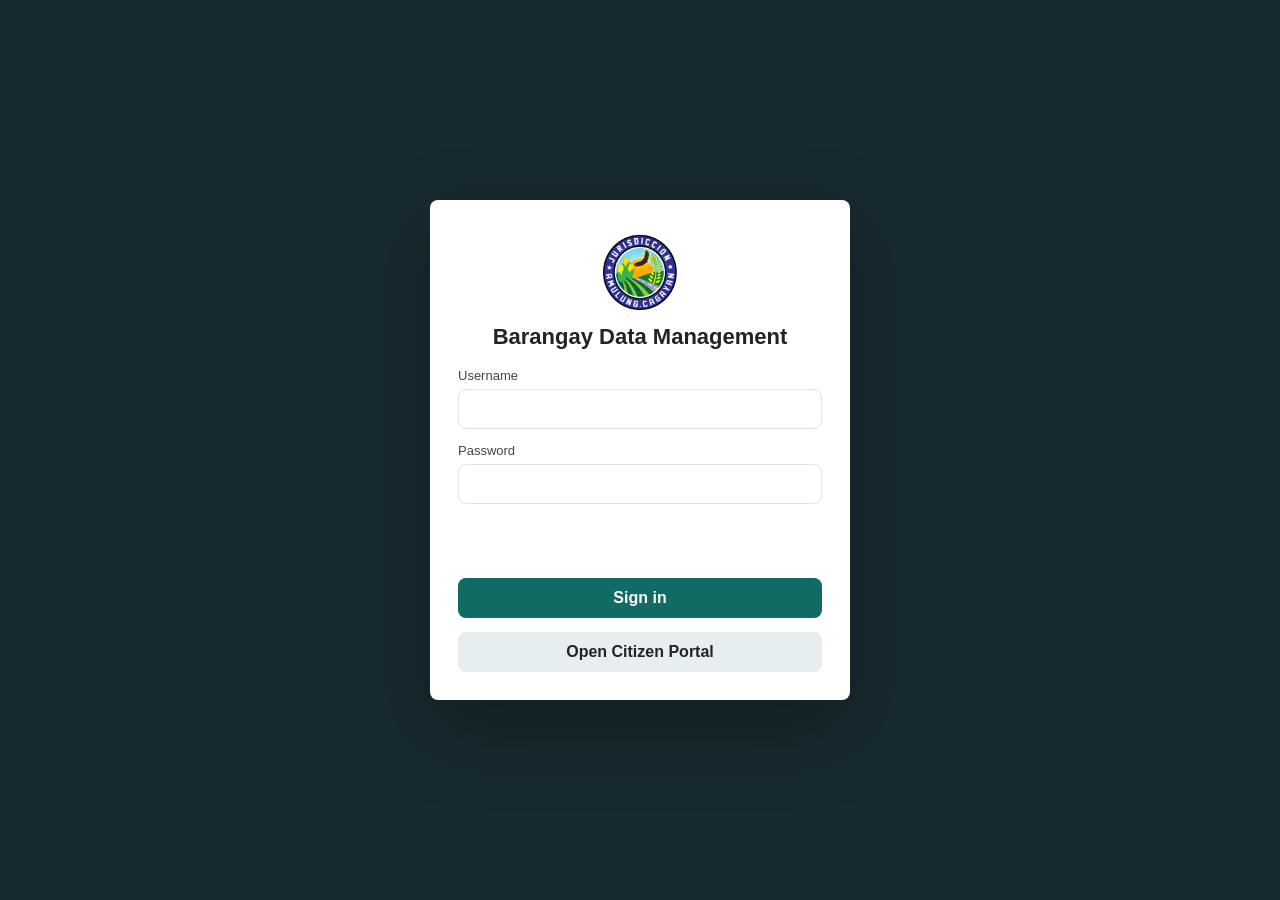
<file: index.html>
<!doctype html>
<html lang="en">
  <head>
    <meta charset="utf-8" />
    <meta name="viewport" content="width=device-width, initial-scale=1" />
    <title> -Jurisdiccion Barangay Data Management</title>
    <link rel="stylesheet" href="styles.css" />
    <link rel="preconnect" href="https://fonts.googleapis.com">
    <link rel="preconnect" href="https://fonts.gstatic.com" crossorigin>
    <link href="https://fonts.googleapis.com/css2?family=Outfit:wght@300;400;500;600;700;800&display=swap" rel="stylesheet">
  </head>
  <body class="locked">
    <div class="login-screen" id="loginScreen">
      <form id="entryLoginForm" class="entry-login">
        <img src="barangay-logo.png" alt="Barangay logo" />
        <h1>Barangay Data Management</h1>
        <label>Username <input name="username" autocomplete="username" required /></label>
        <label>Password <input name="password" type="password" autocomplete="current-password" required /></label>
        <p class="login-message" id="entryLoginMessage"></p>
        <button class="button" type="submit">Sign in</button>
        <a class="link-button" href="citizen-portal.html" target="_blank" rel="noopener">Open Citizen Portal</a>
      </form>
    </div>
    <aside class="sidebar">
      <div class="brand">
        <div class="seal">
          <img src="barangay-logo.png" alt="Barangay logo" />
          <span>BD</span>
        </div>
        <div>
          <strong>Barangay Jurisdi Data</strong>
          <small>Management System</small>
        </div>
      </div>
      <nav class="nav" aria-label="Main">
        <button class="nav-item active" data-view="dashboard" title="Dashboard">⌂ <span>Dashboard</span></button>
        <button class="nav-item" data-view="residents" title="Residents">☷ <span>Residents</span></button>
        <button class="nav-item" data-view="households" title="Households">⌘ <span>Households</span></button>
        <button class="nav-item" data-view="certificates" title="Certificates">□ <span>Certificates</span></button>
        <button class="nav-item" data-view="blotter" title="Blotter">! <span>Blotter</span></button>
        <button class="nav-item" data-view="reports" title="Reports">▤ <span>Reports</span></button>
        <button class="nav-item" data-view="auditLogs" title="Audit Logs"># <span>Audit Logs</span></button>
        <button class="nav-item" data-view="broadcast" title="Broadcast Alert">! <span>Broadcast Alert</span></button>
        <button class="nav-item" data-view="portal" title="Portal Admin">+ <span>Portal Admin</span></button>
        <button class="nav-item" data-view="portalRequests" title="Requests">✓ <span>Requests</span></button>
      </nav>
      <div class="sidebar-foot">
        <span class="status-dot"></span>
        <span>JURISDICCION</span>
      </div>
    </aside>

    <main class="app">
      <header class="topbar">
        <div>
          <p class="eyebrow">Barangay Jurisdiccion Amulung Cagayan</p>
          <h1 id="pageTitle">Dashboard</h1>
        </div>
        <div class="top-actions">
          <a class="button secondary" href="citizen-portal.html" target="_blank" rel="noopener">Citizen Portal</a>
          <button class="icon-button" id="printBtn" title="Print current view">⎙</button>
          <button class="button secondary" id="exportBtn">Export CSV</button>
          <button class="button secondary" id="loginBtn">Login</button>
          <button class="button" id="primaryAction">Add resident</button>
        </div>
      </header>

      <section class="view active" id="dashboard">
        <div class="stats-grid">
          <article class="stat-card">
            <span>Total residents</span>
            <strong id="totalResidents">0</strong>
          </article>
          <article class="stat-card">
            <span>Households</span>
            <strong id="totalHouseholds">0</strong>
          </article>
          <article class="stat-card">
            <span>Senior citizens</span>
            <strong id="totalSeniors">0</strong>
          </article>
          <article class="stat-card">
            <span>Open blotter cases</span>
            <strong id="openCases">0</strong>
          </article>
        </div>

        <div class="dashboard-grid">
          <section class="panel">
            <div class="panel-head">
              <h2>Population by purok</h2>
            </div>
            <div id="purokBars" class="bar-list"></div>
          </section>
          <section class="panel">
            <div class="panel-head">
              <h2>Recent activity</h2>
            </div>
            <div id="activityList" class="activity-list"></div>
          </section>
        </div>
      </section>

      <section class="view" id="residents">
        <div class="toolbar">
          <label class="search-box">
            <span>Search</span>
            <input id="residentSearch" type="search" placeholder="Name, address, purok, status" />
          </label>
          <select id="residentFilter">
            <option value="all">All residents</option>
            <option value="voter">Registered voters</option>
            <option value="senior">Senior citizens</option>
            <option value="pwd">PWD</option>
            <option value="farmer">Farmers</option>
            <option value="minor">Minors</option>
          </select>
        </div>
        <div class="table-wrap">
          <table>
            <thead>
              <tr>
                <th>Name</th>
                <th>Age</th>
                <th>Address</th>
                <th>Purok</th>
                <th>Status</th>
                <th>Tags</th>
                <th>Actions</th>
              </tr>
            </thead>
            <tbody id="residentRows"></tbody>
          </table>
        </div>
      </section>

      <section class="view" id="households">
        <div class="toolbar">
          <label class="search-box">
            <span>Search</span>
            <input id="householdSearch" type="search" placeholder="Household head, address, purok" />
          </label>
          <button class="button secondary" id="addHouseholdBtn">Add household</button>
        </div>
        <div id="householdGrid" class="card-grid"></div>
      </section>

      <section class="view" id="certificates">
        <div class="split">
          <form class="panel form-panel" id="certificateForm">
            <div class="panel-head">
              <h2>Prepare certificate</h2>
            </div>
            <label>
              Search name
              <div class="search-action">
                <input id="certificateNameSearch" type="search" placeholder="Type resident name" />
                <button class="button secondary" id="certificateSearchBtn" type="button">Search</button>
              </div>
            </label>
            <label>
              Resident
              <select id="certificateResident"></select>
            </label>
            <label>
              Certificate type
              <select id="certificateType">
                <option value="Brgy. Clearance.docx">Barangay Clearance</option>
                <option value="Brgy. Residency.docx">Certificate of Residency</option>
                <option value="INDIGENCY SAMPLE.docx">Barangay Indigency</option>
                <option value="LOW INCOME SAMPLE.docx">Certificate of Low Income</option>
                <option value="GOOD MORAL SAMPLE.docx">Barangay Good Moral</option>
                <option value="GOOD MORAL SAMPLE (1).docx">Barangay Good Moral (Alternate File)</option>
                <option value="RSBSA CERTIFCATION SAMPLE.docx">Certification (RSBSA)</option>
                <option value="FJS SAMPLE.docx">Barangay Certification (First Time Jobseekers)</option>
                <option value="Cert. Oneness.docx">Certificate of Oneness</option>
                <option value="Bussiness Closure.docx">Barangay Certification (Business Closure)</option>
              </select>
            </label>
            <label>
              Purpose
              <input id="certificatePurpose" value="Employment requirement" />
            </label>
            <div class="form-actions">
              <button class="button" type="submit">Update preview</button>
              <button class="button secondary" id="printCertificateBtn" type="button">Print certificate</button>
            </div>
          </form>
          <article class="certificate-preview" id="certificatePreview">
            <div class="cert-logo-row">
              <img class="cert-logo" src="municipal-logo.jpeg" alt="Municipal logo" />
              <img class="cert-logo" src="barangay-logo.png" alt="Barangay logo" />
            </div>
            <p>Republic of the Philippines</p>
            <h2>Barangay Jurisdiccion</h2>
            <h3>Certificate Preview</h3>
            <p>Select a resident and certificate type to show the official paper here.</p>
          </article>
        </div>
      </section>

      <section class="view" id="blotter">
        <div class="toolbar">
          <label class="search-box">
            <span>Search</span>
            <input id="caseSearch" type="search" placeholder="Case number, complainant, respondent" />
          </label>
          <button class="button secondary" id="addCaseBtn">Add case</button>
        </div>
        <div id="caseList" class="case-list"></div>
      </section>

      <section class="view" id="broadcast">
        <div class="alert-type-grid">
          <article class="alert-type-card active" data-alert-type="Barangay Announcement Blast">
            <span>Barangay Broadcast Alert</span>
            <h2>Barangay Announcement Blast</h2>
            <p>Send official barangay updates to all residents.</p>
          </article>
          <article class="alert-type-card" data-alert-type="Weather Alert">
            <span>Barangay Broadcast Alert</span>
            <h2>Weather Alert</h2>
            <p>Warn residents about rain, flooding, heat, and storm conditions.</p>
          </article>
          <article class="alert-type-card" data-alert-type="Earthquake Alert">
            <span>Barangay Broadcast Alert</span>
            <h2>Earthquake Alert</h2>
            <p>Share safety instructions and evacuation notices after tremors.</p>
          </article>
          <article class="alert-type-card" data-alert-type="Emergency Notification">
            <span>Barangay Broadcast Alert</span>
            <h2>Emergency Notification</h2>
            <p>Issue urgent safety instructions for fire, health, security, or rescue events.</p>
          </article>
        </div>

        <div class="broadcast-grid">
          <form class="panel form-panel" id="broadcastForm">
            <div class="panel-head">
              <h2>Scheduled announcement</h2>
            </div>
            <label>
              Alert type
              <select id="broadcastType" name="type">
                <option>Barangay Announcement Blast</option>
                <option>Weather Alert</option>
                <option>Earthquake Alert</option>
                <option>Emergency Notification</option>
              </select>
            </label>
            <label>
              Title
              <input name="title" placeholder="Example: Road clearing schedule" required />
            </label>
            <label>
              Message
              <textarea name="message" rows="5" placeholder="Type the announcement details residents should receive." required></textarea>
            </label>
            <div class="form-grid">
              <label>
                Schedule date
                <input name="date" type="date" required />
              </label>
              <label>
                Schedule time
                <input name="time" type="time" required />
              </label>
            </div>
            <label>
              Audience
              <select name="audience">
                <option>All residents</option>
                <option>All puroks</option>
                <option>Purok 1</option>
                <option>Purok 2</option>
                <option>Purok 3</option>
                <option>Purok 4</option>
                <option>Senior citizens</option>
                <option>PWD residents</option>
              </select>
            </label>
            <div class="form-actions">
              <button class="button" type="submit">Schedule announcement</button>
              <button class="button secondary" id="clearBroadcastForm" type="button">Clear</button>
            </div>
          </form>

          <section class="panel">
            <div class="panel-head">
              <h2>Broadcast queue</h2>
              <span class="tag gold" id="scheduledCount">0 scheduled</span>
            </div>
            <div id="broadcastList" class="broadcast-list"></div>
          </section>
        </div>
      </section>

      <section class="view" id="portal">
        <div class="portal-grid">
          <form class="panel portal-form" id="citizenRegistrationForm">
            <div class="panel-head">
              <h2>Citizen registration</h2>
              <span class="tag gold">Pending after submit</span>
            </div>

            <fieldset>
              <legend>Account information</legend>
              <div class="form-grid">
                <label>First name <input name="firstName" required /></label>
                <label>Middle name <input name="middleName" /></label>
                <label>Last name <input name="lastName" required /></label>
                <label>Email address <input name="email" type="email" required /></label>
                <label>Mobile number <input name="contact" required placeholder="09XX XXX XXXX" /></label>
                <label>Password <input name="password" type="password" required minlength="6" /></label>
                <label>Confirm password <input name="confirmPassword" type="password" required minlength="6" /></label>
              </div>
            </fieldset>

            <fieldset>
              <legend>Personal information</legend>
              <div class="form-grid">
                <label>Birthdate <input id="portalBirthdate" name="birthdate" type="date" required /></label>
                <label>Age <input id="portalAge" readonly placeholder="Auto-calculated" /></label>
                <label>Sex
                  <select name="sex" required>
                    <option value="">Select sex</option>
                    <option>Female</option>
                    <option>Male</option>
                  </select>
                </label>
                <label>Civil status
                  <select name="civilStatus" required>
                    <option>Single</option>
                    <option>Married</option>
                    <option>Widowed</option>
                    <option>Separated</option>
                  </select>
                </label>
                <label>Nationality <input name="nationality" value="Filipino" required /></label>
                <label>Occupation <input name="occupation" required /></label>
                <label>Religion <input name="religion" placeholder="Optional" /></label>
              </div>
            </fieldset>

            <fieldset>
              <legend>Address</legend>
              <div class="form-grid">
                <label>House no. <input name="houseNo" required /></label>
                <label>Street <input name="street" required /></label>
                <label>Purok <input name="purok" required /></label>
                <label>Barangay <input name="barangay" value="Jurisdiccion" readonly /></label>
                <label>Municipality <input name="municipality" value="Amulung" readonly /></label>
                <label>Province <input name="province" value="Cagayan" readonly /></label>
              </div>
            </fieldset>

            <fieldset>
              <legend>Identification</legend>
              <div class="form-grid">
                <label>Upload valid ID <input name="validId" type="file" accept="image/*,.pdf" required /></label>
                <label>Selfie with ID <input name="selfieId" type="file" accept="image/*" /></label>
                <label>Voter status
                  <select name="voterStatus">
                    <option>Registered voter</option>
                    <option>Not registered</option>
                  </select>
                </label>
                <label>Voter ID number <input name="voterId" placeholder="Optional" /></label>
              </div>
            </fieldset>

            <fieldset>
              <legend>Family information</legend>
              <div class="form-grid">
                <label>Household head <input name="householdHead" required /></label>
                <label>Relationship to household head <input name="relationshipToHead" required /></label>
                <label>Number of family members <input name="familyMembers" type="number" min="1" value="1" required /></label>
              </div>
            </fieldset>

            <fieldset>
              <legend>Special categories</legend>
              <div class="checks">
                <label><input type="checkbox" name="senior" /> Senior Citizen</label>
                <label><input type="checkbox" name="pwd" /> Person with Disability (PWD)</label>
                <label><input type="checkbox" name="soloParent" /> Solo Parent</label>
                <label><input type="checkbox" name="farmer" /> Farmer</label>
                <label><input type="checkbox" name="fisherfolk" /> Fisherfolk</label>
                <label><input type="checkbox" name="student" /> Student</label>
              </div>
            </fieldset>

            <fieldset>
              <legend>Emergency contact</legend>
              <div class="form-grid">
                <label>Contact person <input name="emergencyContact" required /></label>
                <label>Relationship <input name="emergencyRelationship" required /></label>
                <label>Contact number <input name="emergencyNumber" required /></label>
              </div>
            </fieldset>

            <p class="login-message" id="portalMessage"></p>
            <button class="button" type="submit">Register</button>
          </form>

          <section class="panel">
            <div class="panel-head">
              <h2>Admin verification queue</h2>
              <div class="queue-actions">
                <button class="small-button" id="refreshPortalQueue" type="button">Refresh Queue</button>
                <span class="tag gold" id="pendingRegistrationCount">0 pending</span>
              </div>
            </div>
            <div id="portalAdminQueue" class="portal-queue"></div>
          </section>

          <section class="panel citizen-services-panel">
            <div class="panel-head">
              <h2>Approved citizen services</h2>
              <span class="tag blue">Documents and tracking</span>
            </div>
            <form class="portal-form" id="citizenRequestForm">
              <label>Approved account email <input name="email" type="email" required placeholder="Use approved registration email" /></label>
              <label>Document request
                <select name="documentType">
                  <option>Barangay Clearance</option>
                  <option>Certificate of Residency</option>
                  <option>Barangay Indigency</option>
                  <option>Certificate of Low Income</option>
                  <option>Good Moral Certificate</option>
                </select>
              </label>
              <label>Purpose <input name="purpose" required placeholder="Employment, school, assistance, etc." /></label>
              <button class="button" type="submit">Submit document request</button>
            </form>
            <div id="citizenRequestList" class="portal-queue"></div>
          </section>
        </div>
      </section>

      <section class="view" id="portalRequests">
        <section class="panel">
          <div class="panel-head">
            <h2>Citizen certificate requests</h2>
            <div class="queue-actions">
              <button class="small-button" id="refreshPortalRequests" type="button">Refresh Requests</button>
              <span class="tag gold" id="portalRequestCount">0 requests</span>
            </div>
          </div>
          <div id="portalRequestList" class="portal-queue"></div>
        </section>
      </section>

      <section class="view" id="auditLogs">
        <section class="panel">
          <div class="panel-head">
            <h2>Audit logs</h2>
            <div class="queue-actions">
              <button class="small-button" id="refreshAuditLogs" type="button">Refresh Logs</button>
              <span class="tag gold" id="auditLogCount">0 logs</span>
            </div>
          </div>
          <div id="auditLogList" class="audit-log-list"></div>
        </section>
      </section>

      <section class="view" id="reports">
        <div class="report-grid">
          <section class="panel">
            <div class="panel-head">
              <h2>Demographics</h2>
            </div>
            <div id="demographicReport" class="report-list"></div>
          </section>
          <section class="panel">
            <div class="panel-head">
              <h2>Quick lists</h2>
            </div>
            <div id="quickLists" class="report-list"></div>
          </section>
        </div>
        <section class="mission-vision">
          <article class="mv-card mission-card">
            <div>
              <span class="mv-label">Mission</span>
              <h2>Active Citizenship</h2>
            </div>
            <p>To promote self-reliance by empowering citizenry through active participation in all barangay affairs.</p>
          </article>
          <article class="mv-card vision-card">
            <div>
              <span class="mv-label">Vision</span>
              <h2>Peaceful, Orderly, Safe</h2>
            </div>
            <p>As the main distributor of high quality of rice in the northern part of Amulung, with God-loving, respectful and hospitable residents living in a peaceful, orderly, and safe community supported by functional infrastructure facilities, living a sustainable economy led by matured and self-oriented leaders.</p>
          </article>
        </section>
      </section>
    </main>

    <dialog id="residentDialog">
      <form method="dialog" id="residentForm" class="dialog-form">
        <div class="dialog-head">
          <h2 id="residentDialogTitle">Add resident</h2>
          <button class="icon-button" value="cancel" title="Close">×</button>
        </div>
        <input type="hidden" name="id" />
        <div class="form-grid">
          <label>First name <input name="firstName" required /></label>
          <label>Middle name <input name="middleName" /></label>
          <label>Last name <input name="lastName" required /></label>
          <label>Birthdate <input name="birthdate" type="date" required /></label>
          <label>Civil status
            <select name="civilStatus">
              <option>Single</option>
              <option>Married</option>
              <option>Widowed</option>
              <option>Separated</option>
            </select>
          
          <label>Address <input name="address" required /></label>
          
          <label>Purok <input name="purok" required /></label>
          <label>Phone number <input name="contact" placeholder="09XX XXX XXXX" /></label>
          <label>Email <input name="email" type="email" placeholder="resident@example.com" /></label>
          <label>Household head <input name="householdHead" /></label>
        </div>
        <div class="checks">
          <label><input type="checkbox" name="voter" /> Voter</label>
          <label><input type="checkbox" name="pwd" /> PWD</label>
          <label><input type="checkbox" name="senior" /> Senior</label>
          <label><input type="checkbox" name="farmer" /> Farmer</label>
        </div>
        <menu>
          <button class="button secondary" value="cancel">Cancel</button>
          <button class="button" value="default">Save resident</button>
        </menu>
      </form>
    </dialog>

    <dialog id="loginDialog">
      <form method="dialog" id="loginForm" class="dialog-form login-form">
        <div class="dialog-head">
          <h2>Login</h2>
          <button class="icon-button" value="cancel" title="Close">×</button>
        </div>
        <label>Username <input name="username" autocomplete="username" required /></label>
        <label>Password <input name="password" type="password" autocomplete="current-password" required /></label>
        <p class="login-message" id="loginMessage"></p>
        <menu>
          <button class="button secondary" value="cancel">Cancel</button>
          <button class="button" value="default">Login</button>
        </menu>
      </form>
    </dialog>

    <dialog id="householdDialog">
      <form method="dialog" id="householdForm" class="dialog-form">
        <div class="dialog-head">
          <h2 id="householdDialogTitle">Add household</h2>
          <button class="icon-button" value="cancel" title="Close">×</button>
        </div>
        <input type="hidden" name="key" />
        <div class="form-grid">
          <label>Household head <input name="householdHead" required /></label>
          <label>Address <input name="address" required /></label>
          <label>Purok <input name="purok" required /></label>
        </div>
        <menu>
          <button class="button secondary" value="cancel">Cancel</button>
          <button class="button" value="default">Save household</button>
        </menu>
      </form>
    </dialog>

    <dialog id="caseDialog">
      <form method="dialog" id="caseForm" class="dialog-form">
        <div class="dialog-head">
          <h2 id="caseDialogTitle">Add blotter case</h2>
          <button class="icon-button" value="cancel" title="Close">×</button>
        </div>
        <input type="hidden" name="id" />
        <div class="form-grid">
          <label>Complainant <input name="complainant" required /></label>
          <label>Respondent <input name="respondent" required /></label>
          <label>Incident date <input name="date" type="date" required /></label>
          <label>Status
            <select name="status">
              <option>Open</option>
              <option>Mediation</option>
              <option>Resolved</option>
            </select>
          </label>
        </div>
        <label>Details <textarea name="details" rows="4" required></textarea></label>
        <menu>
          <button class="button secondary" value="cancel">Cancel</button>
          <button class="button" value="default">Save case</button>
        </menu>
      </form>
    </dialog>

    <script src="app.js"></script>
  </body>
</html>
</file>
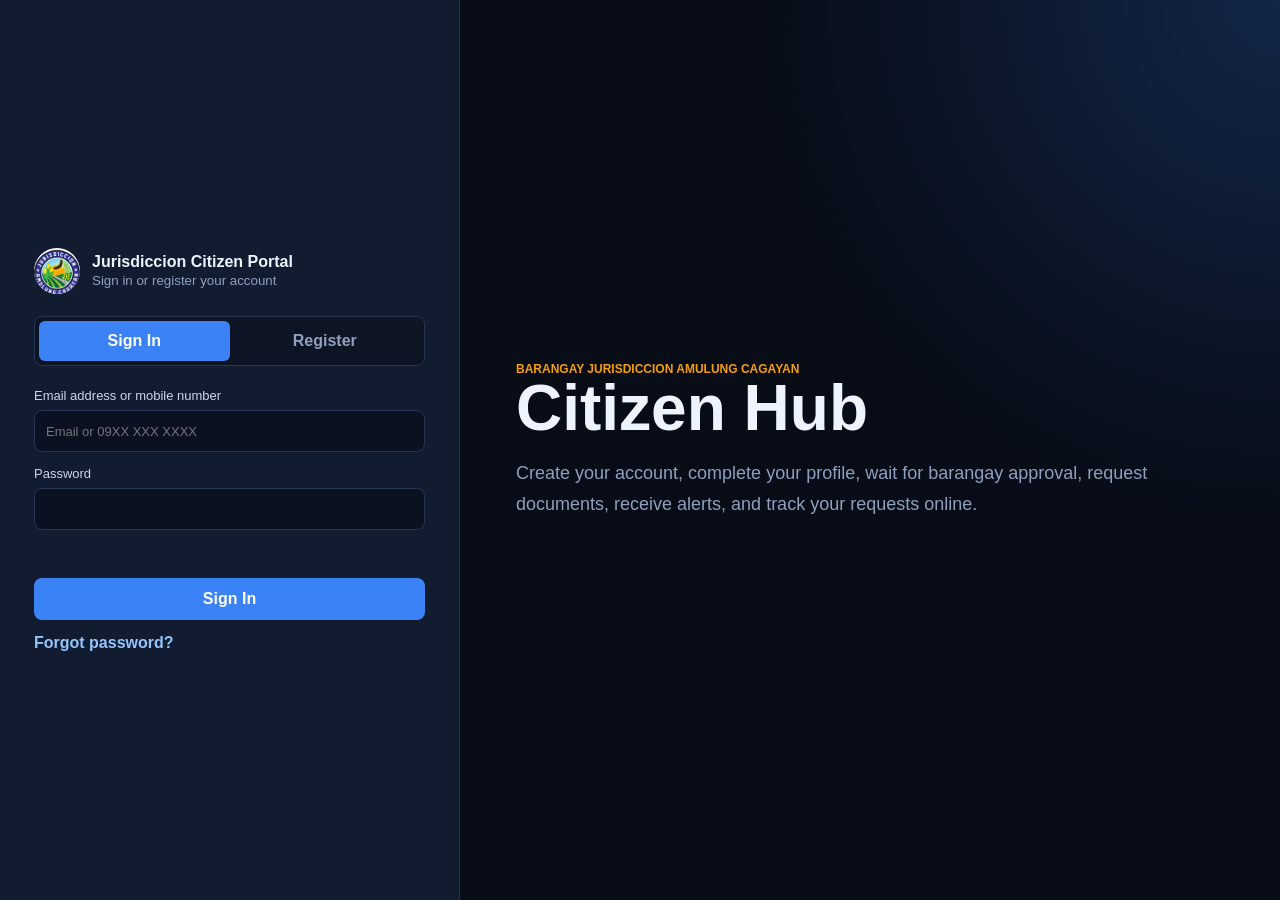
<file: citizen-portal.html>
<!doctype html>
<html lang="en">
  <head>
    <meta charset="utf-8" />
    <meta name="viewport" content="width=device-width, initial-scale=1" />
    <title>Jurisdiccion Citizen Portal</title>
    <style>
      :root {
        --bg: #070c16;
        --side: #121c31;
        --panel: #151f35;
        --panel-2: #0d1525;
        --line: #263554;
        --text: #edf4ff;
        --muted: #8ea0bf;
        --blue: #3b82f6;
        --blue-strong: #2563eb;
        --gold: #f59e0b;
        --green: #18c29c;
        --red: #ef4444;
      }

      * { box-sizing: border-box; }

      body {
        margin: 0;
        min-height: 100vh;
        background: var(--bg);
        color: var(--text);
        font-family: Arial, Helvetica, sans-serif;
      }

      button, input, select, textarea { font: inherit; }

      .auth-screen {
        min-height: 100vh;
        display: grid;
        grid-template-columns: minmax(320px, 460px) 1fr;
        background: radial-gradient(circle at top right, rgba(59, 130, 246, 0.22), transparent 34%), var(--bg);
      }

      .auth-panel {
        background: var(--side);
        border-right: 1px solid var(--line);
        padding: 34px;
        display: grid;
        align-content: center;
        gap: 22px;
      }

      .brand {
        display: flex;
        gap: 12px;
        align-items: center;
      }

      .brand img {
        width: 46px;
        height: 46px;
        border-radius: 50%;
        object-fit: cover;
        background: #fff;
      }

      .brand strong { display: block; }
      .brand small, .muted { color: var(--muted); }

      .auth-tabs {
        display: grid;
        grid-template-columns: 1fr 1fr;
        background: var(--panel-2);
        border: 1px solid var(--line);
        border-radius: 8px;
        padding: 4px;
      }

      .auth-tabs button {
        border: 0;
        border-radius: 6px;
        min-height: 40px;
        background: transparent;
        color: var(--muted);
        cursor: pointer;
        font-weight: 800;
      }

      .auth-tabs button.active {
        background: var(--blue);
        color: #fff;
      }

      .auth-form, .portal-form {
        display: grid;
        gap: 14px;
      }

      .auth-title {
        margin: 0 0 8px;
      }

      .auth-screen[hidden],
      .auth-form[hidden],
      .portal[hidden],
      .auth-tabs[hidden] {
        display: none;
      }

      label {
        display: grid;
        gap: 7px;
        color: #c9d6ee;
        font-size: 13px;
      }

      input, select, textarea {
        width: 100%;
        min-height: 42px;
        border: 1px solid var(--line);
        border-radius: 8px;
        background: #0a1120;
        color: var(--text);
        padding: 9px 11px;
      }

      textarea { min-height: 96px; resize: vertical; }

      fieldset {
        border: 1px solid var(--line);
        border-radius: 8px;
        display: grid;
        gap: 12px;
        margin: 0;
        padding: 14px;
      }

      legend {
        color: #dbe7ff;
        font-weight: 800;
        padding: 0 6px;
      }

      .form-grid {
        display: grid;
        grid-template-columns: repeat(2, minmax(0, 1fr));
        gap: 12px;
      }

      .checks {
        display: flex;
        flex-wrap: wrap;
        gap: 12px;
      }

      .checks label {
        display: flex;
        align-items: center;
        gap: 8px;
      }

      .checks input {
        width: auto;
        min-height: auto;
      }

      .button {
        border: 0;
        border-radius: 8px;
        min-height: 42px;
        padding: 0 16px;
        background: var(--blue);
        color: #fff;
        cursor: pointer;
        font-weight: 800;
      }

      .button.secondary {
        background: #22314f;
      }

      .text-button {
        border: 0;
        background: transparent;
        color: #93c5fd;
        cursor: pointer;
        font-weight: 800;
        justify-self: start;
        padding: 0;
      }

      .message {
        min-height: 20px;
        color: #fbbf24;
        margin: 0;
        font-size: 13px;
      }

      .auth-hero {
        padding: 56px;
        display: grid;
        align-content: center;
      }

      .auth-hero h1 {
        max-width: 760px;
        margin: 0;
        font-size: clamp(38px, 5vw, 68px);
        line-height: 1;
      }

      .auth-hero p {
        max-width: 640px;
        color: var(--muted);
        line-height: 1.7;
        font-size: 18px;
      }

      .portal {
        min-height: 100vh;
        display: grid;
        grid-template-columns: 260px 1fr;
      }

      .sidebar {
        background: var(--side);
        border-right: 1px solid var(--line);
        display: flex;
        flex-direction: column;
      }

      .sidebar .brand {
        padding: 28px 22px;
      }

      .nav {
        display: grid;
        gap: 8px;
        padding: 12px;
      }

      .nav button {
        border: 0;
        border-radius: 8px;
        min-height: 46px;
        background: transparent;
        color: #b7c6e2;
        cursor: pointer;
        text-align: left;
        padding: 0 16px;
        font-weight: 700;
      }

      .nav button.active, .nav button:hover {
        background: var(--blue);
        color: #fff;
      }

      .online {
        margin-top: auto;
        border-top: 1px solid var(--line);
        padding: 18px 22px;
        color: var(--muted);
        font-size: 13px;
      }

      .online::before {
        content: "";
        display: inline-block;
        width: 8px;
        height: 8px;
        border-radius: 50%;
        background: var(--green);
        margin-right: 8px;
      }

      .main {
        min-width: 0;
      }

      .topbar {
        min-height: 86px;
        border-bottom: 1px solid var(--line);
        display: flex;
        justify-content: space-between;
        align-items: center;
        padding: 0 28px;
      }

      .topbar h1 {
        margin: 4px 0 0;
        font-size: 24px;
      }

      .eyebrow {
        color: var(--gold);
        font-size: 12px;
        font-weight: 800;
        text-transform: uppercase;
      }

      .view {
        display: none;
        padding: 28px;
      }

      .view.active { display: block; }

      .hero {
        background: linear-gradient(135deg, #2255e6, #2b1b5f);
        border-radius: 14px;
        padding: 32px;
        margin-bottom: 22px;
      }

      .hero h2 { margin: 0 0 8px; }
      .hero p { color: #dbe7ff; margin: 0 0 20px; }

      .stats {
        display: grid;
        grid-template-columns: repeat(3, minmax(0, 1fr));
        gap: 16px;
        margin-bottom: 22px;
      }

      .card, .panel {
        background: var(--panel);
        border: 1px solid var(--line);
        border-radius: 8px;
        padding: 18px;
      }

      .card span, .meta {
        color: var(--muted);
        font-size: 13px;
      }

      .card strong {
        display: block;
        margin-top: 10px;
        font-size: 34px;
      }

      .grid-2 {
        display: grid;
        grid-template-columns: 1.2fr 0.8fr;
        gap: 16px;
      }

      .list {
        display: grid;
        gap: 12px;
      }

      .item {
        background: #0a1120;
        border: 1px solid var(--line);
        border-radius: 8px;
        padding: 14px;
      }

      .item header {
        display: flex;
        justify-content: space-between;
        gap: 12px;
      }

      .item h3 { margin: 0 0 6px; }

      .tag {
        border-radius: 999px;
        display: inline-flex;
        width: fit-content;
        padding: 4px 8px;
        background: #1d2b48;
        color: #cfe0ff;
        font-size: 12px;
        font-weight: 800;
      }

      .tag.gold { color: #fbbf24; }
      .tag.green { color: var(--green); }
      .tag.red { color: #fca5a5; }

      .request-panel {
        max-width: 640px;
        margin: 0 auto;
      }

      .payment-summary {
        border: 1px solid var(--line);
        border-radius: 8px;
        background: #0a1120;
        display: grid;
        gap: 4px;
        padding: 14px;
      }

      .payment-summary span,
      .payment-summary small {
        color: var(--muted);
      }

      .payment-summary strong {
        font-size: 26px;
      }

      .gcash-panel {
        border: 1px solid #2255e6;
        border-radius: 8px;
        background: #0a1120;
        display: grid;
        grid-template-columns: 1fr 230px;
        gap: 16px;
        align-items: center;
        padding: 14px;
      }

      .gcash-panel[hidden] {
        display: none;
      }

      .gcash-panel p {
        margin-bottom: 0;
      }

      .gcash-panel img {
        width: 230px;
        height: 230px;
        border-radius: 8px;
        background: #fff;
        object-fit: cover;
        object-position: center 31%;
      }

      @media (max-width: 900px) {
        .auth-screen, .portal, .grid-2 {
          grid-template-columns: 1fr;
        }

        .auth-hero { display: none; }

        .sidebar {
          min-height: auto;
        }

        .stats, .form-grid {
          grid-template-columns: 1fr;
        }

        .gcash-panel {
          grid-template-columns: 1fr;
        }
      }
    </style>
  </head>
  <body>
    <section class="auth-screen" id="authScreen">
      <div class="auth-panel">
        <div class="brand">
          <img src="barangay-logo.png" alt="Barangay logo" />
          <div>
            <strong>Jurisdiccion Citizen Portal</strong>
            <small>Sign in or register your account</small>
          </div>
        </div>
        <div class="auth-tabs">
          <button class="active" id="showSignIn" type="button">Sign In</button>
          <button id="showRegister" type="button">Register</button>
        </div>

        <form class="auth-form" id="signInForm">
          <label>Email address or mobile number <input name="identifier" required placeholder="Email or 09XX XXX XXXX" /></label>
          <label>Password <input name="password" type="password" required /></label>
          <p class="message" id="signInMessage"></p>
          <button class="button" type="submit">Sign In</button>
          <button class="text-button" id="showForgotPassword" type="button">Forgot password?</button>
        </form>

        <form class="auth-form" id="forgotPasswordForm" hidden>
          <div>
            <h2 class="auth-title">Reset password</h2>
            <p class="muted">Enter your registered email or mobile number, then create a new password.</p>
          </div>
          <label>Email address or mobile number <input name="identifier" required placeholder="Registered email or mobile number" /></label>
          <label>New password <input name="password" type="password" required minlength="6" /></label>
          <label>Confirm new password <input name="confirmPassword" type="password" required minlength="6" /></label>
          <p class="message" id="forgotPasswordMessage"></p>
          <button class="button" type="submit">Update Password</button>
          <button class="text-button" id="backToSignIn" type="button">Back to sign in</button>
        </form>

        <form class="auth-form" id="registerForm" hidden>
          <fieldset>
            <legend>Account information</legend>
            <div class="form-grid">
              <label>First name <input name="firstName" required /></label>
              <label>Middle name <input name="middleName" /></label>
              <label>Last name <input name="lastName" required /></label>
              <label>Email address <input name="email" type="email" required /></label>
              <label>Mobile number <input name="contact" required placeholder="09XX XXX XXXX" /></label>
              <label>Password <input name="password" type="password" required minlength="6" /></label>
              <label>Confirm password <input name="confirmPassword" type="password" required minlength="6" /></label>
            </div>
          </fieldset>

          <fieldset>
            <legend>Personal information</legend>
            <div class="form-grid">
              <label>Birthdate <input id="birthdate" name="birthdate" type="date" required /></label>
              <label>Age <input id="age" readonly placeholder="Auto-calculated" /></label>
              <label>Sex <select name="sex" required><option value="">Select sex</option><option>Female</option><option>Male</option></select></label>
              <label>Civil status <select name="civilStatus" required><option>Single</option><option>Married</option><option>Widowed</option><option>Separated</option></select></label>
              <label>Nationality <input name="nationality" value="Filipino" required /></label>
              <label>Occupation <input name="occupation" required /></label>
              <label>Religion <input name="religion" placeholder="Optional" /></label>
            </div>
          </fieldset>

          <fieldset>
            <legend>Address</legend>
            <div class="form-grid">
              <label>House no. <input name="houseNo" required /></label>
              <label>Street <input name="street" required /></label>
              <label>Purok <input name="purok" required /></label>
              <label>Barangay <input name="barangay" value="Jurisdiccion" readonly /></label>
              <label>Municipality <input name="municipality" value="Amulung" readonly /></label>
              <label>Province <input name="province" value="Cagayan" readonly /></label>
            </div>
          </fieldset>

          <fieldset>
            <legend>Identification</legend>
            <div class="form-grid">
              <label>Upload valid ID <input name="validId" type="file" accept="image/*,.pdf" required /></label>
              <label>Selfie with ID <input name="selfieId" type="file" accept="image/*" /></label>
              <label>Voter status <select name="voterStatus"><option>Registered voter</option><option>Not registered</option></select></label>
              <label>Voter ID number <input name="voterId" placeholder="Optional" /></label>
            </div>
          </fieldset>

          <fieldset>
            <legend>Family information</legend>
            <div class="form-grid">
              <label>Household head <input name="householdHead" required /></label>
              <label>Relationship to household head <input name="relationshipToHead" required /></label>
              <label>Number of family members <input name="familyMembers" type="number" min="1" value="1" required /></label>
            </div>
          </fieldset>

          <fieldset>
            <legend>Special categories</legend>
            <div class="checks">
              <label><input type="checkbox" name="senior" /> Senior Citizen</label>
              <label><input type="checkbox" name="pwd" /> Person with Disability (PWD)</label>
              <label><input type="checkbox" name="soloParent" /> Solo Parent</label>
              <label><input type="checkbox" name="farmer" /> Farmer</label>
              <label><input type="checkbox" name="fisherfolk" /> Fisherfolk</label>
              <label><input type="checkbox" name="student" /> Student</label>
            </div>
          </fieldset>

          <fieldset>
            <legend>Emergency contact</legend>
            <div class="form-grid">
              <label>Contact person <input name="emergencyContact" required /></label>
              <label>Relationship <input name="emergencyRelationship" required /></label>
              <label>Contact number <input name="emergencyNumber" required /></label>
            </div>
          </fieldset>
          <p class="message" id="registerMessage"></p>
          <button class="button" type="submit">Register Account</button>
        </form>
      </div>
      <div class="auth-hero">
        <span class="eyebrow">Barangay Jurisdiccion Amulung Cagayan</span>
        <h1>Citizen Hub</h1>
        <p>Create your account, complete your profile, wait for barangay approval, request documents, receive alerts, and track your requests online.</p>
      </div>
    </section>

    <section class="portal" id="portal" hidden>
      <aside class="sidebar">
        <div class="brand">
          <img src="barangay-logo.png" alt="Barangay logo" />
          <div>
            <strong>Jurisdiccion Portal</strong>
            <small>Citizen Services</small>
          </div>
        </div>
        <nav class="nav">
          <button class="active" data-view="dashboard">Dashboard</button>
          <button data-view="request">Request Certificate</button>
          <button data-view="requests">My Requests</button>
          <button data-view="announcements">Announcements</button>
        </nav>
        <div class="online">Citizen Portal Online</div>
      </aside>
      <main class="main">
        <header class="topbar">
          <div>
            <span class="eyebrow">Barangay Jurisdiccion Amulung Cagayan</span>
            <h1 id="pageTitle">Citizen Hub</h1>
          </div>
          <button class="button secondary" id="signOutBtn" type="button">Sign Out</button>
        </header>

        <section class="view active" id="dashboard">
          <div class="hero">
            <h2 id="welcomeName">Mabuhay!</h2>
            <p>Request documents, track appointments, and stay updated with Barangay Jurisdiccion announcements.</p>
            <button class="button" data-jump="request" type="button">Request Document Online</button>
          </div>
          <div class="stats">
            <article class="card"><span>My Active Requests</span><strong id="activeCount">0</strong></article>
            <article class="card"><span>Ready for Pickup</span><strong id="readyCount">0</strong></article>
            <article class="card"><span>Account Status</span><strong id="accountStatus">Pending</strong></article>
          </div>
          <div class="grid-2">
            <section class="panel">
              <h2>Recent Request Status</h2>
              <div class="list" id="dashboardRequests"></div>
            </section>
            <section class="panel">
              <h2>Barangay Bulletins</h2>
              <div class="list" id="dashboardAnnouncements"></div>
            </section>
          </div>
        </section>

        <section class="view" id="request">
          <section class="panel request-panel">
            <h2>New Document Request</h2>
            <form class="portal-form" id="documentRequestForm">
              <label>Select document type
                <select name="documentType" id="documentType">
                  <option value="Barangay Clearance">Barangay Clearance - P75.00</option>
                  <option value="Certificate">Certificate - P50.00</option>
                  <option value="RSBSA Certification">RSBSA - P100.00</option>
                  <option value="First Time Job Seeker">First Time Job Seeker - Free</option>
                  <option value="Certificate of Oneness">Certificate of Oneness - Free</option>
                  <option value="Certificate of Residency">Certificate of Residency - P50.00</option>
                  <option value="Good Moral">Good Moral - P50.00</option>
                  <option value="Business Clearance">Business Clearance - P100.00</option>
                </select>
              </label>
              <label>Purpose <input name="purpose" required placeholder="Employment, school, assistance, etc." /></label>
              <label>Payment method
                <select name="paymentMethod" id="paymentMethod">
                  <option>Cash on Pickup</option>
                  <option>GCash</option>
                </select>
              </label>
              <div class="payment-summary">
                <span>Amount to pay</span>
                <strong id="requestFee">P75.00</strong>
                <small id="feeNote"></small>
              </div>
              <div class="gcash-panel" id="gcashPanel" hidden>
                <div>
                  <strong>Pay through GCash</strong>
                  <p class="muted">Scan the barangay GCash QR code, then keep your receipt for verification.</p>
                </div>
                <img src="gcash-qr.jpg" alt="Barangay GCash QR code" />
              </div>
              <button class="button" type="submit">Proceed to Confirm and Request</button>
            </form>
          </section>
        </section>

        <section class="view" id="requests">
          <section class="panel">
            <h2>My Requests</h2>
            <div class="list" id="myRequests"></div>
          </section>
        </section>

        <section class="view" id="announcements">
          <section class="panel">
            <h2>Announcements</h2>
            <div class="list" id="announcementList"></div>
          </section>
        </section>
      </main>
    </section>

    <script>
      const storageKey = "barangay-data-management-v1";
      const today = new Date("2026-07-10T00:00:00");
      let state = loadState();
      let currentUser = null;

      const authScreen = document.querySelector("#authScreen");
      const portal = document.querySelector("#portal");
      const signInForm = document.querySelector("#signInForm");
      const registerForm = document.querySelector("#registerForm");
      const forgotPasswordForm = document.querySelector("#forgotPasswordForm");
      const signInMessage = document.querySelector("#signInMessage");
      const registerMessage = document.querySelector("#registerMessage");
      const forgotPasswordMessage = document.querySelector("#forgotPasswordMessage");
      const birthdate = document.querySelector("#birthdate");
      const age = document.querySelector("#age");
      const documentType = document.querySelector("#documentType");
      const paymentMethod = document.querySelector("#paymentMethod");
      const requestFee = document.querySelector("#requestFee");
      const feeNote = document.querySelector("#feeNote");
      const gcashPanel = document.querySelector("#gcashPanel");

      const documentFees = {
        "Barangay Clearance": 75,
        "Certificate": 50,
        "RSBSA Certification": 100,
        "First Time Job Seeker": 0,
        "Certificate of Oneness": 0,
        "Certificate of Residency": 50,
        "Good Moral": 50,
        "Business Clearance": 100
      };

      function loadState() {
        const saved = localStorage.getItem(storageKey);
        const data = saved ? JSON.parse(saved) : {};
        data.residents ||= [];
        data.households ||= [];
        data.cases ||= [];
        data.portalRegistrations ||= [];
        data.portalRequests ||= [];
        data.auditLogs ||= [];
        data.broadcasts ||= [];
        data.activity ||= [];
        return data;
      }

      function saveState() {
        localStorage.setItem(storageKey, JSON.stringify(state));
      }

      function addAuditLog(action, actor = "Citizen", source = "Citizen Portal", details = "") {
        state.auditLogs.unshift({
          id: Date.now(),
          timestamp: new Date().toLocaleString(),
          source,
          actor,
          action,
          details
        });
        state.auditLogs = state.auditLogs.slice(0, 300);
      }

      function refreshState() {
        state = loadState();
      }

      function syncPortalState() {
        refreshState();
        if (!currentUser) return;
        const latestUser = findAccountByIdentifier(currentUser.email);
        if (latestUser) currentUser = latestUser;
        renderPortal();
      }

      function normalizePhone(value) {
        const digits = String(value || "").replace(/\D/g, "");
        if (!digits) return "";
        if (digits.startsWith("63") && digits.length === 12) return `0${digits.slice(2)}`;
        if (digits.startsWith("9") && digits.length === 10) return `0${digits}`;
        return digits;
      }

      function normalizeIdentifier(value) {
        const raw = String(value || "").trim();
        return {
          email: raw.toLowerCase(),
          phone: normalizePhone(raw)
        };
      }

      function findAccountByIdentifier(identifier) {
        const normalized = normalizeIdentifier(identifier);
        return state.portalRegistrations.find((item) => {
          const emailMatches = item.email?.trim().toLowerCase() === normalized.email;
          const phoneMatches = normalized.phone && normalizePhone(item.contact) === normalized.phone;
          return emailMatches || phoneMatches;
        });
      }

      function ageFromBirthdate(value) {
        const date = new Date(`${value}T00:00:00`);
        let years = today.getFullYear() - date.getFullYear();
        const monthDelta = today.getMonth() - date.getMonth();
        if (monthDelta < 0 || (monthDelta === 0 && today.getDate() < date.getDate())) years -= 1;
        return years;
      }

      function fullName(item) {
        return `${item.firstName} ${item.middleName ? `${item.middleName} ` : ""}${item.lastName}`.trim();
      }

      function fileToRecord(file) {
        if (!file) return Promise.resolve(null);
        return new Promise((resolve) => {
          const reader = new FileReader();
          reader.onload = () => resolve({ name: file.name, type: file.type, dataUrl: reader.result });
          reader.onerror = () => resolve({ name: file.name, type: file.type, dataUrl: "" });
          reader.readAsDataURL(file);
        });
      }

      function switchAuth(mode) {
        const authTabs = document.querySelector(".auth-tabs");
        authTabs.hidden = mode === "forgot";
        document.querySelector("#showSignIn").classList.toggle("active", mode === "signin");
        document.querySelector("#showRegister").classList.toggle("active", mode === "register");
        signInForm.hidden = mode !== "signin";
        registerForm.hidden = mode !== "register";
        forgotPasswordForm.hidden = mode !== "forgot";
      }

      function setPortalView(id) {
        document.querySelectorAll(".view").forEach((view) => view.classList.toggle("active", view.id === id));
        document.querySelectorAll(".nav button").forEach((button) => button.classList.toggle("active", button.dataset.view === id));
        document.querySelector("#pageTitle").textContent = id === "dashboard" ? "Citizen Hub" : id === "request" ? "Request Document" : id === "requests" ? "My Requests" : "Announcements";
      }

      async function registerCitizen(form) {
        const values = Object.fromEntries(new FormData(form).entries());
        if (values.password !== values.confirmPassword) {
          registerMessage.textContent = "Password and confirm password do not match.";
          return;
        }
        const duplicate = state.portalRegistrations.some((item) => {
          const sameEmail = item.email.toLowerCase() === values.email.toLowerCase();
          const samePhone = normalizePhone(item.contact) === normalizePhone(values.contact);
          return sameEmail || samePhone;
        });
        if (duplicate) {
          registerMessage.textContent = "An account with this email or mobile number already exists.";
          return;
        }
        const validId = await fileToRecord(form.elements.validId.files[0]);
        const selfieId = await fileToRecord(form.elements.selfieId.files[0]);
        const categories = [
          ["senior", "Senior Citizen"],
          ["pwd", "Person with Disability (PWD)"],
          ["soloParent", "Solo Parent"],
          ["farmer", "Farmer"],
          ["fisherfolk", "Fisherfolk"],
          ["student", "Student"]
        ].filter(([key]) => values[key]).map(([, label]) => label);
        const registration = {
          id: Date.now(),
          status: "Pending Verification",
          submittedAt: new Date().toLocaleString(),
          firstName: values.firstName,
          middleName: values.middleName,
          lastName: values.lastName,
          email: values.email,
          contact: values.contact,
          password: values.password,
          birthdate: values.birthdate,
          age: ageFromBirthdate(values.birthdate),
          sex: values.sex,
          civilStatus: values.civilStatus,
          nationality: values.nationality,
          occupation: values.occupation,
          religion: values.religion,
          houseNo: values.houseNo,
          street: values.street,
          purok: values.purok,
          barangay: values.barangay,
          municipality: values.municipality,
          province: values.province,
          address: `${values.houseNo} ${values.street}, ${values.purok}, ${values.barangay}, ${values.municipality}, ${values.province}`,
          validId,
          selfieId,
          voterStatus: values.voterStatus,
          voterId: values.voterId,
          householdHead: values.householdHead,
          relationshipToHead: values.relationshipToHead,
          familyMembers: values.familyMembers,
          categories,
          emergencyContact: values.emergencyContact,
          emergencyRelationship: values.emergencyRelationship,
          emergencyNumber: values.emergencyNumber,
          note: ""
        };
        state.portalRegistrations.unshift(registration);
        state.activity.unshift(`New resident registration submitted by ${fullName(registration)}.`);
        addAuditLog("Citizen account registered", fullName(registration), "Citizen Portal", registration.email);
        state.activity = state.activity.slice(0, 5);
        saveState();
        form.reset();
        age.value = "";
        registerMessage.textContent = "Registration submitted. Status: Pending Verification.";
        switchAuth("signin");
        signInMessage.textContent = "Account created. Please wait for barangay approval before signing in.";
      }

      function signIn(values) {
        refreshState();
        const user = findAccountByIdentifier(values.identifier);
        if (!user || user.password !== values.password) {
          signInMessage.textContent = "Invalid email/mobile number or password.";
          return;
        }
        if (!user.password) {
          signInMessage.textContent = "This account has no portal password. Please register again from the Citizen Portal.";
          return;
        }
        if (user.status !== "Approved") {
          signInMessage.textContent = user.status === "Rejected"
            ? "Account status: Rejected. Please contact the barangay or register again with corrected information."
            : `Account status: ${user.status}. Please wait for barangay approval.`;
          return;
        }
        currentUser = user;
        addAuditLog("Citizen signed in", fullName(user), "Citizen Portal", user.email);
        saveState();
        authScreen.hidden = true;
        portal.hidden = false;
        renderPortal();
      }

      function resetPassword(values) {
        refreshState();
        if (values.password !== values.confirmPassword) {
          forgotPasswordMessage.textContent = "New password and confirm password do not match.";
          return;
        }
        const user = findAccountByIdentifier(values.identifier);
        if (!user) {
          forgotPasswordMessage.textContent = "No account found with that email or mobile number.";
          return;
        }
        user.password = values.password;
        addAuditLog("Citizen password reset", fullName(user), "Citizen Portal", user.email);
        saveState();
        forgotPasswordForm.reset();
        forgotPasswordMessage.textContent = "";
        switchAuth("signin");
        signInMessage.textContent = "Password updated. You can now sign in.";
      }

      function myRequests() {
        if (!currentUser) return [];
        return state.portalRequests.filter((item) => item.email.toLowerCase() === currentUser.email.toLowerCase());
      }

      function statusClass(status) {
        if (status === "Ready for release" || status === "Approved") return "green";
        if (status === "Rejected") return "red";
        return "gold";
      }

      function hasGoodMoralExemption(user) {
        const categories = user?.categories || [];
        return categories.includes("Senior Citizen") || categories.includes("Person with Disability (PWD)") || categories.includes("Student");
      }

      function calculateDocumentFee(type, user = currentUser) {
        if (type === "Good Moral" && hasGoodMoralExemption(user)) {
          return {
            amount: 0,
            note: "Free for Senior Citizen, PWD, or Student."
          };
        }
        return {
          amount: documentFees[type] ?? 0,
          note: ""
        };
      }

      function formatFee(amount) {
        return amount ? `P${amount.toFixed(2)}` : "Free";
      }

      function updatePaymentSummary() {
        const fee = calculateDocumentFee(documentType.value);
        requestFee.textContent = formatFee(fee.amount);
        feeNote.textContent = fee.note;
        gcashPanel.hidden = paymentMethod.value !== "GCash" || fee.amount === 0;
      }

      function renderRequestList(target, requests) {
        target.innerHTML = requests.length ? requests.map((item) => `
          <article class="item">
            <header>
              <div>
                <h3>${item.documentType}</h3>
                <div class="meta">Filed on: ${item.submittedAt} | Payment: ${item.paymentMethod || "Cash on Pickup"} | Amount: ${item.feeLabel || "Not set"}</div>
              </div>
              <span class="tag ${statusClass(item.status)}">${item.status}</span>
            </header>
            <p class="muted">${item.purpose}</p>
          </article>
        `).join("") : "<p class='muted'>No document requests yet.</p>";
      }

      function renderAnnouncements(target, limit = Infinity) {
        const broadcasts = state.broadcasts.length ? state.broadcasts : [
          { type: "Disaster Advisory", title: "Heavy rainfall warning", message: "Residents in low-lying zones are advised to monitor water levels.", date: "2026-07-10" },
          { type: "Health Campaign", title: "Community wellness reminder", message: "Visit the barangay health station for scheduled checkups.", date: "2026-07-10" }
        ];
        target.innerHTML = broadcasts.slice(0, limit).map((item) => `
          <article class="item">
            <span class="tag gold">${item.type}</span>
            <h3>${item.title}</h3>
            <p>${item.message}</p>
            <div class="meta">Posted: ${item.date || "Today"}</div>
          </article>
        `).join("");
      }

      function renderPortal() {
        const requests = myRequests();
        document.querySelector("#welcomeName").textContent = `Mabuhay, ${currentUser.firstName}!`;
        document.querySelector("#activeCount").textContent = requests.filter((item) => item.status !== "Ready for release").length;
        document.querySelector("#readyCount").textContent = requests.filter((item) => item.status === "Ready for release").length;
        document.querySelector("#accountStatus").textContent = currentUser.status === "Approved" ? "Verified" : currentUser.status;
        updatePaymentSummary();
        renderRequestList(document.querySelector("#dashboardRequests"), requests.slice(0, 3));
        renderRequestList(document.querySelector("#myRequests"), requests);
        renderAnnouncements(document.querySelector("#dashboardAnnouncements"), 2);
        renderAnnouncements(document.querySelector("#announcementList"));
      }

      document.querySelector("#showSignIn").addEventListener("click", () => switchAuth("signin"));
      document.querySelector("#showRegister").addEventListener("click", () => switchAuth("register"));
      document.querySelector("#showForgotPassword").addEventListener("click", () => {
        signInMessage.textContent = "";
        forgotPasswordMessage.textContent = "";
        switchAuth("forgot");
      });
      document.querySelector("#backToSignIn").addEventListener("click", () => {
        forgotPasswordMessage.textContent = "";
        switchAuth("signin");
      });
      birthdate.addEventListener("input", () => {
        age.value = birthdate.value ? ageFromBirthdate(birthdate.value) : "";
      });
      registerForm.addEventListener("submit", (event) => {
        event.preventDefault();
        registerCitizen(registerForm);
      });
      signInForm.addEventListener("submit", (event) => {
        event.preventDefault();
        signIn(Object.fromEntries(new FormData(signInForm).entries()));
      });
      forgotPasswordForm.addEventListener("submit", (event) => {
        event.preventDefault();
        resetPassword(Object.fromEntries(new FormData(forgotPasswordForm).entries()));
      });
      window.addEventListener("focus", syncPortalState);
      window.addEventListener("storage", (event) => {
        if (event.key === storageKey) syncPortalState();
      });
      document.querySelectorAll(".nav button").forEach((button) => {
        button.addEventListener("click", () => setPortalView(button.dataset.view));
      });
      document.querySelectorAll("[data-jump]").forEach((button) => {
        button.addEventListener("click", () => setPortalView(button.dataset.jump));
      });
      documentType.addEventListener("change", updatePaymentSummary);
      paymentMethod.addEventListener("change", updatePaymentSummary);
      document.querySelector("#documentRequestForm").addEventListener("submit", (event) => {
        event.preventDefault();
        const values = Object.fromEntries(new FormData(event.currentTarget).entries());
        const fee = calculateDocumentFee(values.documentType);
        state.portalRequests.unshift({
          id: Date.now(),
          name: fullName(currentUser),
          email: currentUser.email,
          documentType: values.documentType,
          purpose: values.purpose,
          paymentMethod: values.paymentMethod,
          feeAmount: fee.amount,
          feeLabel: formatFee(fee.amount),
          status: "Submitted",
          submittedAt: new Date().toLocaleDateString()
        });
        state.activity.unshift(`${fullName(currentUser)} requested ${values.documentType} through Citizen Portal.`);
        addAuditLog("Document request submitted", fullName(currentUser), "Citizen Portal", `${values.documentType} · ${formatFee(fee.amount)} · ${values.paymentMethod}`);
        state.activity = state.activity.slice(0, 5);
        saveState();
        event.currentTarget.reset();
        renderPortal();
        setPortalView("requests");
      });
      document.querySelector("#signOutBtn").addEventListener("click", () => {
        addAuditLog("Citizen signed out", fullName(currentUser), "Citizen Portal", currentUser.email);
        saveState();
        currentUser = null;
        portal.hidden = true;
        authScreen.hidden = false;
        signInForm.reset();
        signInMessage.textContent = "";
        switchAuth("signin");
      });
    </script>
  </body>
</html>
</file>
<file: styles.css>
:root {
  --ink: #20242a;
  --muted: #626b76;
  --line: #dfe4ea;
  --paper: #f6f8fb;
  --surface: #ffffff;
  --brand: #106c62;
  --brand-strong: #084a43;
  --gold: #c18d2c;
  --danger: #a33b35;
  --blue: #2f69a8;
  --shadow: 0 16px 40px rgba(32, 36, 42, 0.08);
}

* {
  box-sizing: border-box;
}

body {
  margin: 0;
  min-height: 100vh;
  color: var(--ink);
  background: var(--paper);
  font-family: Arial, Helvetica, sans-serif;
  display: grid;
  grid-template-columns: 260px 1fr;
}

body.locked {
  display: block;
  overflow: hidden;
}

body.locked .sidebar,
body.locked .app {
  display: none;
}

.login-screen {
  min-height: 100vh;
  display: grid;
  place-items: center;
  background: #172a2f;
  padding: 24px;
}

.login-screen[hidden] {
  display: none;
}

.entry-login {
  width: min(420px, 100%);
  background: #fff;
  border-radius: 8px;
  box-shadow: 0 28px 80px rgba(0, 0, 0, 0.25);
  padding: 28px;
  display: grid;
  gap: 14px;
}

.entry-login img {
  width: 82px;
  height: 82px;
  object-fit: contain;
  justify-self: center;
}

.entry-login h1 {
  margin: 0 0 4px;
  font-size: 22px;
  text-align: center;
}

button,
input,
select,
textarea {
  font: inherit;
}

.sidebar {
  min-height: 100vh;
  background: #172a2f;
  color: #f8fbfb;
  padding: 24px 18px;
  display: flex;
  flex-direction: column;
  gap: 28px;
}

.brand {
  display: flex;
  align-items: center;
  gap: 12px;
}

.brand small,
.eyebrow {
  display: block;
  color: #9eabb3;
  margin-top: 4px;
}

.seal,
.preview-seal {
  width: 48px;
  height: 48px;
  border-radius: 50%;
  background: conic-gradient(from 20deg, var(--gold), #f1d184, var(--brand), #2f69a8, var(--gold));
  display: grid;
  place-items: center;
  border: 3px solid rgba(255, 255, 255, 0.55);
  flex: 0 0 auto;
  overflow: hidden;
}

.seal {
  background: #ffffff;
  border-color: rgba(255, 255, 255, 0.85);
}

.seal span,
.preview-seal {
  color: #fff;
  font-weight: 800;
}

.seal img,
.preview-seal img {
  width: 100%;
  height: 100%;
  object-fit: cover;
  display: block;
}

.seal img:not([hidden]) + span,
.preview-seal img:not([hidden]) + span {
  display: none;
}

.nav {
  display: grid;
  gap: 8px;
}

.nav-item,
.button,
.icon-button {
  border: 0;
  cursor: pointer;
}

.nav-item {
  color: #dce5e5;
  background: transparent;
  border-radius: 8px;
  min-height: 44px;
  padding: 0 12px;
  display: flex;
  align-items: center;
  gap: 12px;
  text-align: left;
}

.nav-item.active,
.nav-item:hover {
  background: #254147;
  color: #fff;
}

.sidebar-foot {
  margin-top: auto;
  display: flex;
  align-items: center;
  gap: 8px;
  color: #c7d4d5;
  font-size: 14px;
}

.status-dot {
  width: 9px;
  height: 9px;
  border-radius: 50%;
  background: #62d487;
}

.app {
  min-width: 0;
  padding: 24px;
}

.topbar {
  min-height: 82px;
  display: flex;
  justify-content: space-between;
  align-items: flex-start;
  gap: 16px;
  margin-bottom: 18px;
}

.topbar h1 {
  margin: 0;
  font-size: 32px;
  letter-spacing: 0;
}

.eyebrow {
  margin: 0 0 6px;
  color: var(--muted);
  font-size: 13px;
  text-transform: uppercase;
}

.top-actions,
.toolbar {
  display: flex;
  align-items: center;
  gap: 10px;
  flex-wrap: wrap;
}

.button {
  min-height: 40px;
  border-radius: 8px;
  padding: 0 16px;
  background: var(--brand);
  color: #fff;
  font-weight: 700;
}

.link-button {
  min-height: 40px;
  border-radius: 8px;
  padding: 0 14px;
  background: #e7eef1;
  color: var(--ink);
  display: inline-flex;
  align-items: center;
  justify-content: center;
  text-decoration: none;
  font-weight: 700;
}

.button.secondary {
  background: #e7eef1;
  color: var(--ink);
}

.icon-button {
  width: 40px;
  height: 40px;
  border-radius: 8px;
  background: #e7eef1;
  color: var(--ink);
  font-size: 20px;
}

.small-button {
  min-height: 32px;
  border: 1px solid var(--line);
  border-radius: 8px;
  background: #f3f7f8;
  color: var(--ink);
  cursor: pointer;
  font-weight: 700;
  padding: 0 10px;
}

.small-button.danger {
  background: #f8e4e1;
  border-color: #efc4bf;
  color: var(--danger);
}

.small-button.link-action {
  display: inline-flex;
  align-items: center;
  text-decoration: none;
}

.small-button.disabled {
  opacity: 0.45;
  cursor: not-allowed;
}

.row-actions {
  display: flex;
  align-items: center;
  gap: 8px;
  flex-wrap: wrap;
  margin-top: 12px;
}

td .row-actions {
  margin-top: 0;
}

.view {
  display: none;
}

.view.active {
  display: block;
}

.stats-grid,
.dashboard-grid,
.report-grid {
  display: grid;
  gap: 16px;
}

.stats-grid {
  grid-template-columns: repeat(4, minmax(0, 1fr));
}

.dashboard-grid,
.report-grid {
  grid-template-columns: 1.25fr 0.75fr;
  margin-top: 16px;
}

.stat-card,
.panel,
.certificate-preview,
.household-card,
.case-card {
  background: var(--surface);
  border: 1px solid var(--line);
  border-radius: 8px;
  box-shadow: var(--shadow);
}

.stat-card {
  padding: 18px;
}

.stat-card span,
.meta,
.tag,
.report-list span {
  color: var(--muted);
  font-size: 13px;
}

.stat-card strong {
  display: block;
  margin-top: 8px;
  font-size: 34px;
}

.panel {
  padding: 18px;
}

.panel-head {
  display: flex;
  justify-content: space-between;
  align-items: center;
  gap: 10px;
  margin-bottom: 12px;
}

.panel h2,
.dialog-head h2 {
  margin: 0;
  font-size: 18px;
}

.bar-list,
.activity-list,
.report-list,
.case-list {
  display: grid;
  gap: 12px;
}

.bar-row {
  display: grid;
  grid-template-columns: 92px 1fr 34px;
  align-items: center;
  gap: 10px;
}

.bar-track {
  height: 10px;
  background: #e8edf0;
  border-radius: 999px;
  overflow: hidden;
}

.bar-fill {
  height: 100%;
  background: var(--brand);
}

.activity-item,
.report-item {
  border-bottom: 1px solid var(--line);
  padding-bottom: 12px;
}

.activity-item:last-child,
.report-item:last-child {
  border-bottom: 0;
  padding-bottom: 0;
}

.toolbar {
  margin-bottom: 14px;
  justify-content: space-between;
}

.search-box {
  flex: 1 1 300px;
  display: grid;
  gap: 6px;
  color: var(--muted);
  font-size: 13px;
}

input,
select,
textarea {
  width: 100%;
  border: 1px solid var(--line);
  border-radius: 8px;
  background: #fff;
  min-height: 40px;
  padding: 8px 10px;
  color: var(--ink);
}

.toolbar select {
  width: 220px;
}

.table-wrap {
  overflow: auto;
  background: #fff;
  border: 1px solid var(--line);
  border-radius: 8px;
  box-shadow: var(--shadow);
}

table {
  width: 100%;
  border-collapse: collapse;
  min-width: 760px;
}

th,
td {
  text-align: left;
  padding: 13px 14px;
  border-bottom: 1px solid var(--line);
  vertical-align: top;
}

th {
  background: #edf3f5;
  font-size: 13px;
  color: #43505a;
}

.tags {
  display: flex;
  gap: 6px;
  flex-wrap: wrap;
}

.tag {
  border-radius: 999px;
  padding: 4px 8px;
  background: #edf3f5;
  color: #34424a;
}

.tag.blue {
  background: #e3effc;
  color: var(--blue);
}

.tag.gold {
  background: #fbf0d7;
  color: #87610e;
}

.tag.red {
  background: #f8e4e1;
  color: var(--danger);
}

.card-grid {
  display: grid;
  grid-template-columns: repeat(auto-fill, minmax(260px, 1fr));
  gap: 14px;
}

.alert-type-grid {
  display: grid;
  grid-template-columns: repeat(4, minmax(0, 1fr));
  gap: 14px;
  margin-bottom: 16px;
}

.alert-type-card {
  min-height: 150px;
  background: var(--surface);
  border: 1px solid var(--line);
  border-radius: 8px;
  box-shadow: var(--shadow);
  padding: 16px;
  display: grid;
  align-content: space-between;
  gap: 12px;
  cursor: pointer;
}

.alert-type-card.active,
.alert-type-card:hover {
  border-color: var(--brand);
  box-shadow: 0 18px 44px rgba(16, 108, 98, 0.14);
}

.alert-type-card span {
  color: var(--muted);
  font-size: 12px;
  font-weight: 700;
  text-transform: uppercase;
}

.alert-type-card h2,
.alert-type-card p {
  margin: 0;
}

.alert-type-card h2 {
  font-size: 18px;
}

.alert-type-card p {
  color: var(--muted);
  line-height: 1.45;
}

.broadcast-grid {
  display: grid;
  grid-template-columns: minmax(280px, 430px) 1fr;
  gap: 16px;
}

.broadcast-list {
  display: grid;
  gap: 12px;
}

.broadcast-card {
  border: 1px solid var(--line);
  border-radius: 8px;
  padding: 14px;
  background: #fbfcfd;
}

.broadcast-card header,
.broadcast-meta {
  display: flex;
  justify-content: space-between;
  gap: 12px;
  align-items: flex-start;
}

.broadcast-card h3 {
  margin: 10px 0 0;
  font-size: 17px;
}

.broadcast-card p {
  margin: 12px 0;
  line-height: 1.5;
}

.broadcast-time {
  color: var(--muted);
  font-size: 13px;
  white-space: nowrap;
}

.broadcast-meta,
.empty-state {
  color: var(--muted);
  font-size: 13px;
}

.delivery-summary {
  display: flex;
  flex-wrap: wrap;
  gap: 8px;
  margin-top: 12px;
}

.delivery-summary span {
  border-radius: 999px;
  background: #edf3f5;
  color: #43505a;
  font-size: 12px;
  font-weight: 700;
  padding: 5px 9px;
}

.receiver-list {
  border-top: 1px solid var(--line);
  display: flex;
  flex-wrap: wrap;
  gap: 8px;
  margin-top: 12px;
  padding-top: 12px;
}

.receiver-list strong {
  flex-basis: 100%;
  font-size: 13px;
}

.receiver-note {
  flex-basis: 100%;
  color: var(--muted);
  font-size: 12px;
}

.receiver-chip {
  border: 1px solid var(--line);
  border-radius: 8px;
  background: #fff;
  color: var(--ink);
  display: inline-grid;
  gap: 2px;
  min-width: 150px;
  padding: 8px 10px;
  text-decoration: none;
}

.receiver-chip:hover {
  border-color: var(--brand);
}

.receiver-chip span {
  font-weight: 700;
}

.receiver-chip small {
  color: var(--muted);
}

.empty-state {
  min-height: 180px;
  border: 1px dashed var(--line);
  border-radius: 8px;
  display: grid;
  place-items: center;
  align-content: center;
  gap: 6px;
  text-align: center;
}

.household-card,
.case-card {
  padding: 16px;
}

.household-card h3,
.case-card h3 {
  margin: 0 0 8px;
  font-size: 17px;
}

.split {
  display: grid;
  grid-template-columns: minmax(280px, 420px) 1fr;
  gap: 16px;
}

.form-panel,
.dialog-form {
  display: grid;
  gap: 12px;
}

.form-actions {
  display: flex;
  gap: 10px;
  flex-wrap: wrap;
}

.search-action {
  display: grid;
  grid-template-columns: 1fr auto;
  gap: 8px;
}

.portal-grid {
  display: grid;
  grid-template-columns: minmax(360px, 1.05fr) minmax(320px, 0.95fr);
  gap: 16px;
  align-items: start;
}

.portal-form {
  display: grid;
  gap: 16px;
}

#portal #citizenRegistrationForm,
#portal .citizen-services-panel {
  display: none;
}

#portal .portal-grid {
  grid-template-columns: 1fr;
}

.citizen-services-panel {
  grid-column: 2;
}

fieldset {
  border: 1px solid var(--line);
  border-radius: 8px;
  display: grid;
  gap: 12px;
  margin: 0;
  padding: 14px;
}

legend {
  color: var(--brand-strong);
  font-weight: 800;
  padding: 0 6px;
}

.portal-queue {
  display: grid;
  gap: 12px;
}

.audit-log-list {
  display: grid;
  gap: 10px;
}

.audit-log-item {
  background: #fbfcfd;
  border: 1px solid var(--line);
  border-radius: 8px;
  padding: 14px;
}

.audit-log-item header {
  display: flex;
  justify-content: space-between;
  gap: 12px;
  align-items: flex-start;
}

.audit-log-item p {
  color: var(--muted);
  margin: 10px 0 0;
}

.queue-actions {
  display: flex;
  align-items: center;
  gap: 8px;
  flex-wrap: wrap;
  justify-content: flex-end;
}

.portal-card {
  background: #fbfcfd;
  border: 1px solid var(--line);
  border-radius: 8px;
  padding: 14px;
}

.portal-card.rejected {
  border-color: #efc4bf;
}

.portal-card.approved {
  border-color: #bddcc8;
}

.portal-card h3 {
  margin: 8px 0 4px;
}

.status-help {
  background: #eef5f7;
  border-radius: 8px;
  color: #43505a;
  margin: 12px 0 0;
  padding: 10px;
  font-size: 13px;
}

.approve-action {
  background: #e0f3e6;
  border-color: #bddcc8;
  color: #0f6b38;
}

.portal-card details {
  margin-top: 12px;
}

.portal-card summary {
  cursor: pointer;
  font-weight: 800;
}

.portal-detail-grid {
  display: grid;
  grid-template-columns: repeat(2, minmax(0, 1fr));
  gap: 10px;
  margin-top: 12px;
}

.portal-detail-grid div,
.upload-grid > div {
  border: 1px solid var(--line);
  border-radius: 8px;
  background: #fff;
  display: grid;
  gap: 4px;
  padding: 10px;
}

.portal-detail-grid span,
.admin-note {
  color: var(--muted);
  font-size: 13px;
}

.upload-grid {
  display: grid;
  grid-template-columns: repeat(2, minmax(0, 1fr));
  gap: 10px;
  margin-top: 10px;
}

.upload-preview {
  color: var(--ink);
  display: grid;
  gap: 8px;
  text-decoration: none;
}

.upload-preview img {
  width: 100%;
  max-height: 170px;
  border-radius: 8px;
  border: 1px solid var(--line);
  object-fit: cover;
}

.certificate-preview {
  min-height: 520px;
  padding: 42px;
  text-align: center;
  display: grid;
  align-content: start;
  justify-items: center;
  gap: 12px;
}

.certificate-preview.word-page {
  max-width: 820px;
  margin: 0 auto;
  min-height: 1056px;
  background: #fff;
  color: #111;
  box-shadow: var(--shadow);
  align-content: start;
  justify-items: stretch;
  text-align: left;
  font-family: "Times New Roman", Times, serif;
  position: relative;
  overflow: hidden;
}

.certificate-preview.word-page::before {
  content: "";
  position: absolute;
  width: min(68%, 520px);
  aspect-ratio: 1;
  left: 50%;
  top: 50%;
  transform: translate(-50%, -42%);
  background: url("barangay-logo.png") center / contain no-repeat;
  opacity: 0.15;
  pointer-events: none;
  z-index: 0;
}

.certificate-preview.word-page > * {
  position: relative;
  z-index: 1;
}

.cert-header {
  display: grid;
  justify-items: center;
  text-align: center;
  line-height: 1.25;
  margin-bottom: 16px;
}

.cert-logo-row,
.cert-masthead {
  width: 100%;
  display: flex;
  align-items: center;
  justify-content: center;
  margin-bottom: 8px;
}

.cert-masthead {
  gap: 18px;
}

.cert-heading-text {
  min-width: 260px;
}

.cert-logo {
  width: 76px;
  height: 76px;
  object-fit: contain;
}

.cert-header p,
.cert-header h2,
.cert-header h3,
.cert-header h4 {
  margin: 0;
}

.cert-header h2 {
  font-size: 18px;
  text-transform: uppercase;
}

.cert-header .office-line {
  width: 100%;
  border-top: 3px solid var(--blue);
  border-bottom: 3px solid var(--blue);
  margin-top: 6px;
  font-size: 19px;
  line-height: 1.1;
  font-weight: 800;
  text-transform: uppercase;
}

.cert-number {
  justify-self: end;
  margin: 8px 0 24px;
}

.cert-title {
  margin: 8px 0 24px;
  text-align: center;
  font-size: 22px;
  text-decoration: underline;
  text-transform: uppercase;
}

.clearance-page .cert-header {
  margin-bottom: 0;
}

.clearance-page .cert-number {
  justify-self: end;
  margin: 0 8px 18px 0;
  text-align: center;
  line-height: 1.05;
}

.clearance-title {
  margin: 12px 0 24px;
  font-size: 24px;
  letter-spacing: 0;
}

.clearance-body {
  display: grid;
  gap: 16px;
  font-size: 16px;
  line-height: 1.35;
}

.clearance-body p {
  margin: 0;
}

.concern {
  margin-top: 4px;
}

.clearance-intro {
  max-width: 610px;
  margin-left: 52px !important;
  text-align: center;
  text-indent: 32px;
}

.clearance-info {
  display: grid;
  grid-template-columns: 1fr 104px;
  gap: 18px;
  align-items: start;
}

.clearance-fields {
  display: grid;
  gap: 5px;
}

.clearance-fields p {
  display: grid;
  grid-template-columns: 145px 1fr;
  gap: 2px;
}

.clearance-fields span {
  border-bottom: 1px solid #111;
  min-height: 20px;
}

.picture-box {
  width: 104px;
  height: 114px;
  border: 1px solid #111;
  display: grid;
  place-items: center;
  text-align: center;
  line-height: 1.25;
}

.thumb-row {
  display: grid;
  grid-template-columns: 92px 92px 1fr;
  align-items: end;
  gap: 44px;
  margin: 10px 0 0 42px;
}

.thumb-row > div {
  display: grid;
  justify-items: center;
  gap: 4px;
}

.thumb-box {
  width: 92px;
  height: 104px;
  border: 1px solid #111;
  display: block;
}

.signature-box {
  justify-self: end;
  width: 270px;
}

.signature-box span {
  width: 100%;
  border-bottom: 2px solid #111;
  display: block;
}

.thumb-row small {
  font-size: 12px;
}

.clearance-paragraph {
  text-indent: 42px;
  text-align: justify;
}

.cert-lines {
  display: grid;
  gap: 13px;
  font-size: 16px;
  line-height: 1.45;
}

.cert-lines p {
  margin: 0;
}

.cert-lines .indent {
  text-indent: 42px;
  text-align: justify;
}

.cert-lines .rsbsa-agri-name {
  margin-top: 34px;
  text-indent: 0;
}

.cert-lines .rsbsa-agri-title {
  text-indent: 0;
}

.cert-lines .indigency-sign-line {
  margin-top: 58px;
  justify-self: center;
  text-indent: 0;
}

.cert-lines .indigency-sign-label {
  justify-self: center;
  text-indent: 0;
}

.fjs-page {
  position: relative;
  overflow: hidden;
  max-width: 680px;
  min-height: 960px;
  padding: 26px 64px 34px;
  font-family: "Century Gothic", Arial, sans-serif;
}

.fjs-revision {
  text-align: right;
  color: #6d7680;
  font-size: 10px;
  font-style: italic;
}

.fjs-header {
  text-align: center;
  line-height: 1.08;
  font-size: 12px;
}

.fjs-logo-row {
  display: flex;
  justify-content: center;
  align-items: center;
  gap: 10px;
  margin-bottom: 3px;
}

.fjs-logo {
  width: 58px;
  height: 58px;
  object-fit: contain;
}

.fjs-bagong-logo {
  width: 76px;
  height: 58px;
  object-fit: contain;
}

.fjs-header h2,
.fjs-header h3,
.fjs-header p {
  margin: 0;
}

.fjs-header h2 {
  font-size: 12px;
  text-transform: uppercase;
}

.fjs-header h3 {
  margin-top: 18px;
  font-size: 14px;
  text-transform: uppercase;
}

.fjs-equals {
  margin-top: 4px;
  font-family: "Courier New", monospace;
  font-size: 12px;
}

.fjs-number {
  margin: 8px 0 16px;
  text-align: right;
  font-size: 11px;
  font-style: italic;
  font-weight: 700;
}

.fjs-title {
  margin: 0;
  text-align: center;
  font-size: 23px;
  text-transform: uppercase;
  text-decoration: underline;
}

.fjs-subtitle {
  text-align: center;
  font-size: 11px;
  font-style: italic;
  margin-bottom: 20px !important;
}

.fjs-body {
  display: grid;
  gap: 10px;
  font-size: 12px;
  line-height: 1.7;
  text-align: justify;
}

.fjs-body p {
  text-indent: 32px;
}

.fjs-line,
.fjs-short {
  border-bottom: 1px solid #111;
  display: inline-block;
  min-width: 170px;
  text-align: center;
}

.fjs-short {
  min-width: 42px;
}

.fjs-signature {
  margin-top: 34px;
  display: grid;
  justify-items: center;
  font-size: 11px;
}

.fjs-signature strong {
  text-decoration: underline;
}

.fjs-witness {
  margin-top: 24px;
  display: grid;
  gap: 42px;
  font-size: 11px;
}

.fjs-witness span {
  width: 170px;
  border-bottom: 1px solid #111;
}

.fjs-witness small {
  width: 220px;
  text-align: center;
}

.cert-signature {
  display: grid;
  justify-items: end;
  margin-top: 54px;
  text-align: center;
}

.cert-signature strong,
.cert-footer strong {
  text-transform: uppercase;
}

.cert-footer {
  margin-top: 28px;
  display: grid;
  gap: 8px;
}

.certificate-preview h2,
.certificate-preview h3,
.certificate-preview p {
  margin: 0;
}

.certificate-preview .cert-body {
  margin-top: 28px;
  line-height: 1.8;
  max-width: 720px;
  text-align: justify;
}

.preview-seal {
  width: 74px;
  height: 74px;
}

.case-card {
  display: grid;
  gap: 10px;
}

.case-card header {
  display: flex;
  justify-content: space-between;
  gap: 12px;
}

.case-card p {
  margin: 0;
}

.report-item {
  display: flex;
  justify-content: space-between;
  gap: 12px;
}

.mission-vision {
  display: grid;
  grid-template-columns: 0.95fr 1.35fr;
  gap: 16px;
  margin-top: 16px;
}

.mv-card {
  min-height: 240px;
  border-radius: 8px;
  padding: 24px;
  color: #fff;
  display: grid;
  align-content: space-between;
  gap: 28px;
  box-shadow: var(--shadow);
  overflow: hidden;
  position: relative;
}

.mv-card::after {
  content: "";
  position: absolute;
  inset: auto -60px -90px auto;
  width: 210px;
  height: 210px;
  border-radius: 50%;
  background: rgba(255, 255, 255, 0.12);
}

.mission-card {
  background: linear-gradient(135deg, #245d8f, #143b5f);
}

.vision-card {
  background: linear-gradient(135deg, #8e3f35, #1b6e62);
}

.mv-label {
  display: inline-flex;
  width: fit-content;
  border: 1px solid rgba(255, 255, 255, 0.45);
  border-radius: 999px;
  padding: 5px 10px;
  font-size: 12px;
  text-transform: uppercase;
}

.mv-card h2 {
  margin: 12px 0 0;
  font-size: 28px;
}

.mv-card p {
  margin: 0;
  max-width: 680px;
  line-height: 1.65;
  font-size: 16px;
}

dialog {
  width: min(720px, calc(100vw - 32px));
  border: 0;
  border-radius: 8px;
  padding: 0;
  box-shadow: 0 28px 80px rgba(0, 0, 0, 0.25);
}

dialog::backdrop {
  background: rgba(20, 27, 31, 0.5);
}

.dialog-form {
  padding: 18px;
}

.dialog-head,
menu {
  display: flex;
  justify-content: space-between;
  align-items: center;
  gap: 12px;
  margin: 0;
  padding: 0;
}

.form-grid {
  display: grid;
  grid-template-columns: repeat(2, minmax(0, 1fr));
  gap: 12px;
}

label {
  display: grid;
  gap: 6px;
  color: #3c4750;
  font-size: 13px;
}

.checks {
  display: flex;
  flex-wrap: wrap;
  gap: 16px;
}

.checks label {
  display: flex;
  align-items: center;
  gap: 8px;
}

.checks input {
  width: auto;
  min-height: 0;
}

.login-message {
  min-height: 20px;
  color: var(--danger);
  font-size: 13px;
}

@media (max-width: 900px) {
  body {
    grid-template-columns: 74px 1fr;
  }

  .brand div:last-child,
  .nav-item span,
  .sidebar-foot span:last-child {
    display: none;
  }

  .sidebar {
    padding: 18px 12px;
    align-items: center;
  }

  .stats-grid,
  .dashboard-grid,
  .report-grid,
  .alert-type-grid,
  .broadcast-grid,
  .portal-grid,
  .mission-vision,
  .split {
    grid-template-columns: 1fr;
  }

  .portal-detail-grid,
  .upload-grid {
    grid-template-columns: 1fr;
  }

  .citizen-services-panel {
    grid-column: auto;
  }
}

@media (max-width: 620px) {
  body {
    display: block;
  }

  .sidebar {
    min-height: auto;
    flex-direction: row;
    justify-content: space-between;
    position: sticky;
    top: 0;
    z-index: 5;
  }

  .nav {
    grid-auto-flow: column;
    overflow-x: auto;
    max-width: calc(100vw - 96px);
  }

  .nav-item {
    min-width: 44px;
    justify-content: center;
  }

  .sidebar-foot {
    display: none;
  }

  .app {
    padding: 16px;
  }

  .topbar {
    display: grid;
  }

  .top-actions {
    justify-content: stretch;
  }

  .button.secondary,
  .top-actions .button {
    flex: 1;
  }

  .form-grid {
    grid-template-columns: 1fr;
  }
}

@media print {
  .sidebar,
  .topbar,
  .toolbar,
  .form-panel,
  .row-actions,
  dialog {
    display: none !important;
  }

  body {
    display: block;
    background: #fff;
  }

  .app {
    padding: 0;
  }

  .view {
    display: none;
  }

  .view.active {
    display: block;
  }

  #certificates .split {
    display: block;
  }

  .panel,
  .stat-card,
  .certificate-preview,
  .table-wrap {
    box-shadow: none;
  }

  .certificate-preview.word-page {
    width: 100%;
    min-height: auto;
    margin: 0;
    padding: 36px 48px;
    border: 0;
    box-shadow: none;
  }
}
</file>
